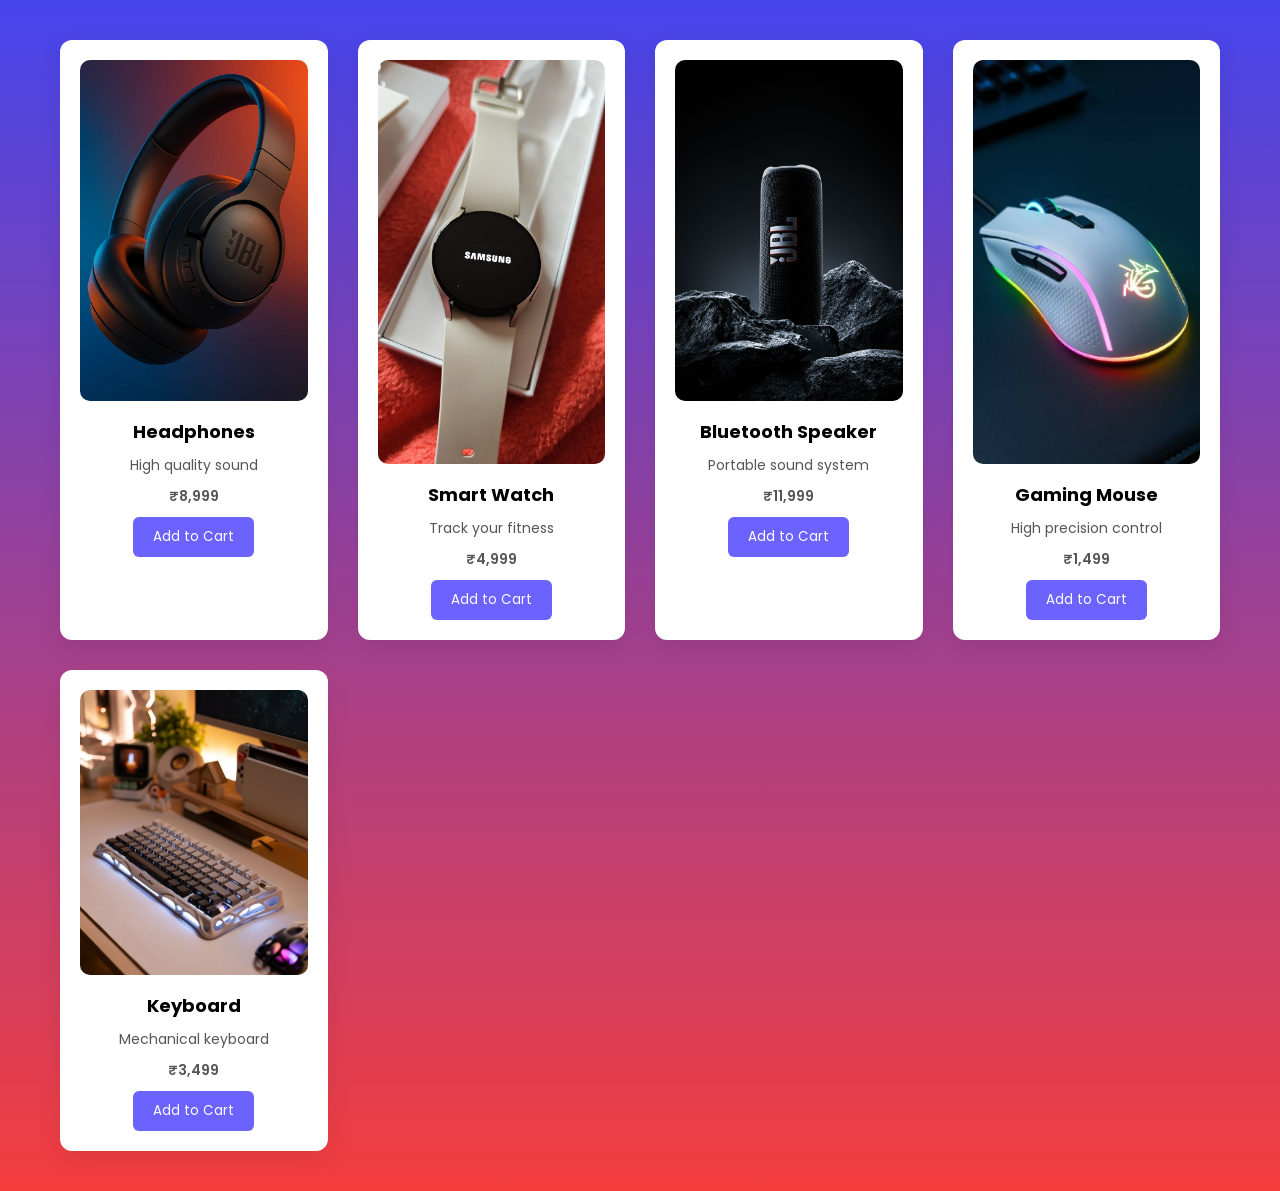
<file: task2-product-card/index.html>
<!doctype html>
<html lang="en">
  <head>
    <meta charset="UTF-8" />
    <meta name="viewport" content="width=device-width, initial-scale=1.0" />

    <title>Product Cards</title>

    <link rel="stylesheet" href="style.css" />

    <link
      href="https://fonts.googleapis.com/css2?family=Poppins:wght@300;400;600&display=swap"
      rel="stylesheet"
    />
  </head>

  <body>
    <main class="container">
      <section class="product-grid">

        <article class="product-card">
          <figure><img src="./headphone.jpg" /></figure>
          <h2>Headphones</h2>
          <p>High quality sound</p>
          <p class="price">₹8,999</p>
          <button class="btn">Add to Cart</button>
        </article>

        <article class="product-card">
          <figure><img src="./smart watch.jpg" /></figure>
          <h2>Smart Watch</h2>
          <p>Track your fitness</p>
          <p class="price">₹4,999</p>
          <button class="btn">Add to Cart</button>
        </article>

        <article class="product-card">
          <figure><img src="./bluetooh speaker.jpg" /></figure>
          <h2>Bluetooth Speaker</h2>
          <p>Portable sound system</p>
          <p class="price">₹11,999</p>
          <button class="btn">Add to Cart</button>
        </article>

        <article class="product-card">
          <figure><img src="./mouse.jpg" /></figure>
          <h2>Gaming Mouse</h2>
          <p>High precision control</p>
          <p class="price">₹1,499</p>
          <button class="btn">Add to Cart</button>
        </article>

        <article class="product-card">
          <figure><img src="./keyboard.jpg" /></figure>
          <h2>Keyboard</h2>
          <p>Mechanical keyboard</p>
          <p class="price">₹3,499</p>
          <button class="btn">Add to Cart</button>
        </article>
      </section>
    </main>
  </body>
</html>
</file>
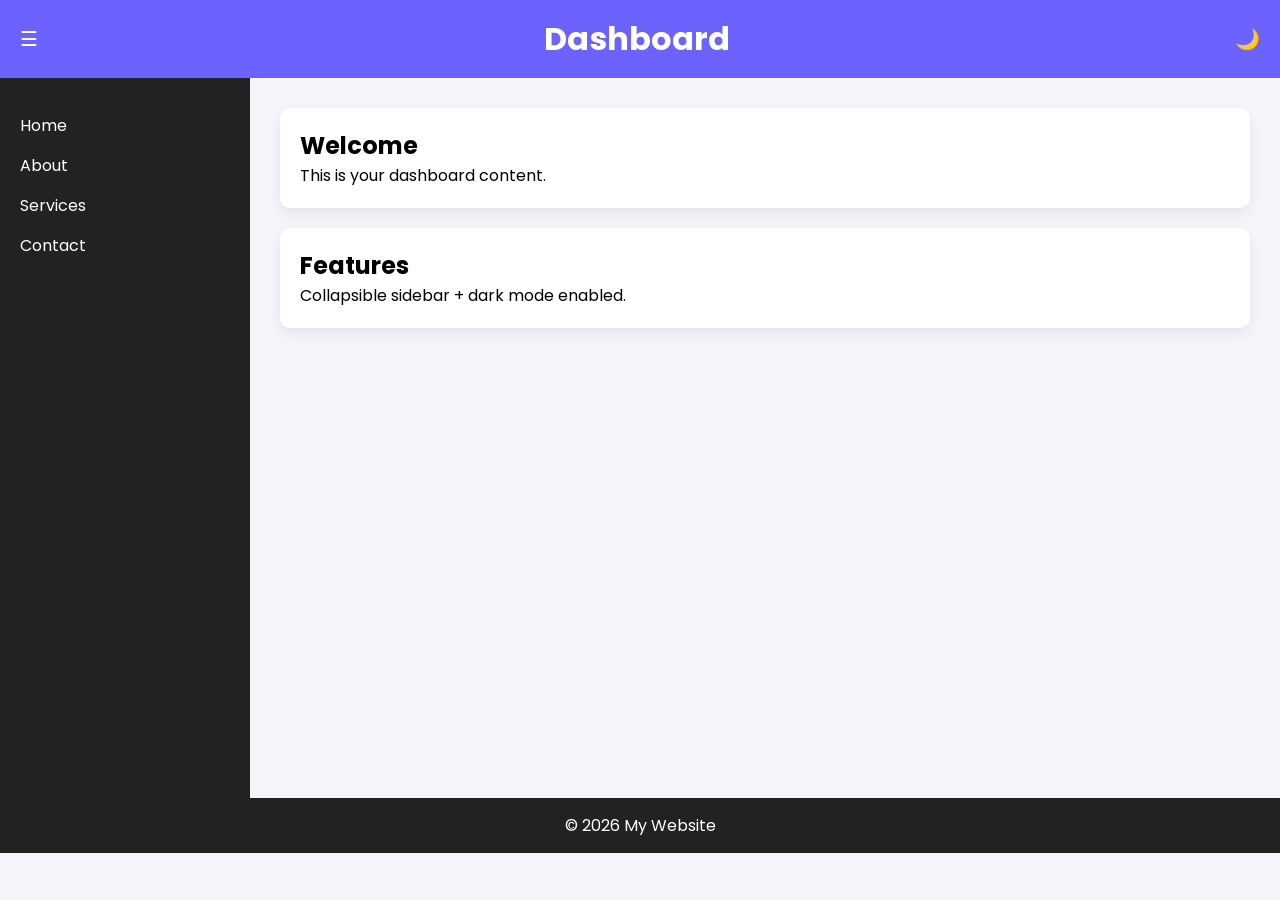
<file: task3-responsive-layout/index.html>
<!doctype html>
<html lang="en">
  <head>
    <meta charset="UTF-8" />
    <meta name="viewport" content="width=device-width, initial-scale=1.0" />

    <title>Responsive Layout</title>

    <link rel="stylesheet" href="style.css" />

    <link
      href="https://fonts.googleapis.com/css2?family=Poppins:wght@300;400;600&display=swap"
      rel="stylesheet"
    />
  </head>

  <body>
    <header class="header">
      <button id="menuBtn">☰</button>

      <h1>Dashboard</h1>

      <button id="themeBtn">🌙</button>
    </header>

    <div class="layout">
      <aside class="sidebar" id="sidebar">
        <nav>
          <ul>
            <li><a href="#">Home</a></li>
            <li><a href="#">About</a></li>
            <li><a href="#">Services</a></li>
            <li><a href="#">Contact</a></li>
          </ul>
        </nav>
      </aside>

      <main class="main-content">
        <section>
          <h2>Welcome</h2>
          <p>This is your dashboard content.</p>
        </section>

        <section>
          <h2>Features</h2>
          <p>Collapsible sidebar + dark mode enabled.</p>
        </section>
      </main>
    </div>

    <footer class="footer">
      <p>© 2026 My Website</p>
    </footer>

    <script src="script.js"></script>
  </body>
</html>
</file>
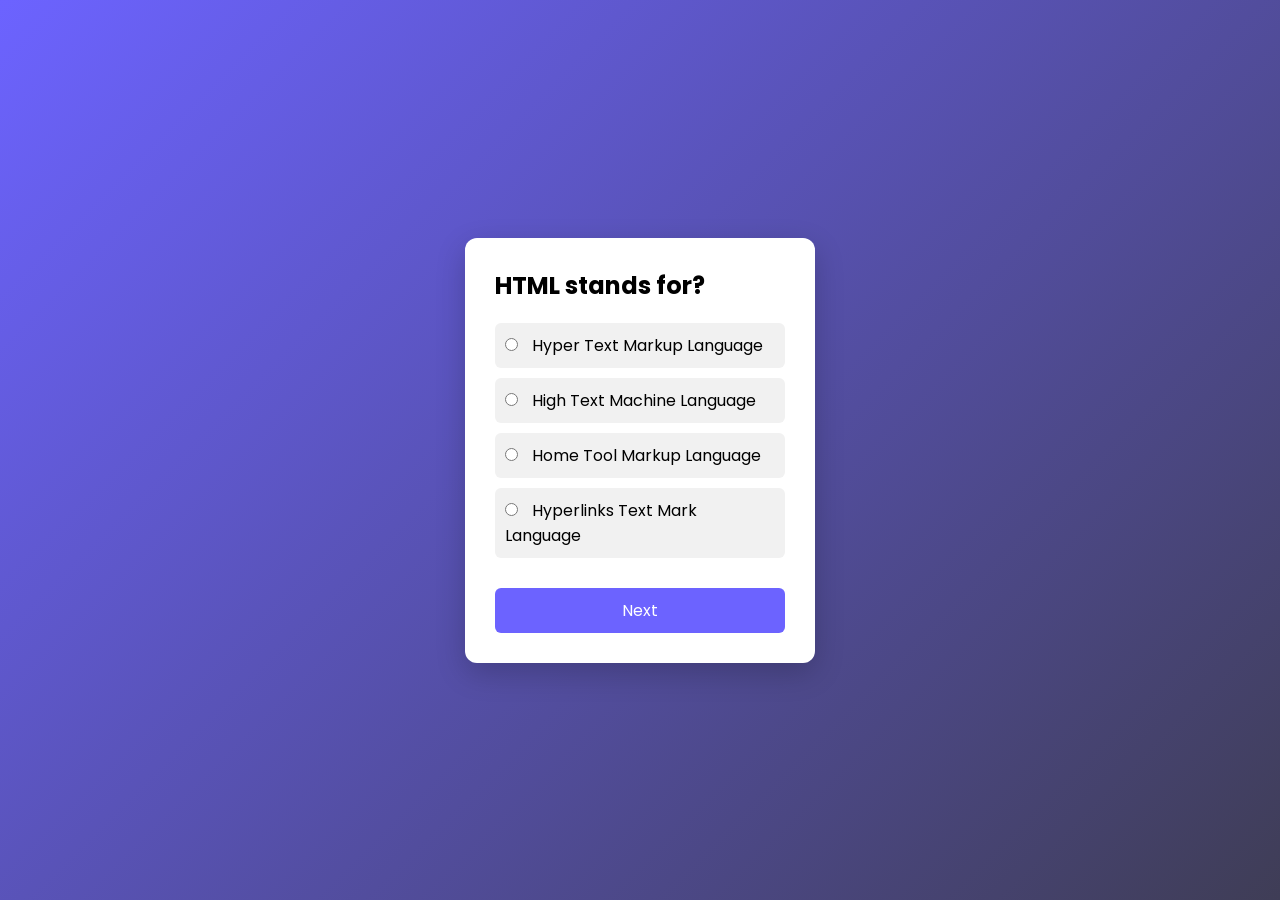
<file: task4-quiz-app/index.html>
<!doctype html>
<html lang="en">
  <head>
    <meta charset="UTF-8" />
    <meta name="viewport" content="width=device-width, initial-scale=1.0" />

    <title>Quiz App</title>

    <link rel="stylesheet" href="style.css" />

    <link
      href="https://fonts.googleapis.com/css2?family=Poppins:wght@300;400;600&display=swap"
      rel="stylesheet"
    />
  </head>

  <body>
    <main class="quiz-container show">
      <h2 id="question">Question text</h2>

      <div class="options">
        <label>
          <input type="radio" name="answer" value="0" />
          <span id="opt0"></span>
        </label>

        <label>
          <input type="radio" name="answer" value="1" />
          <span id="opt1"></span>
        </label>

        <label>
          <input type="radio" name="answer" value="2" />
          <span id="opt2"></span>
        </label>

        <label>
          <input type="radio" name="answer" value="3" />
          <span id="opt3"></span>
        </label>
      </div>

      <button id="nextBtn">Next</button>
    </main>

    <script src="script.js"></script>
  </body>
</html>
</file>
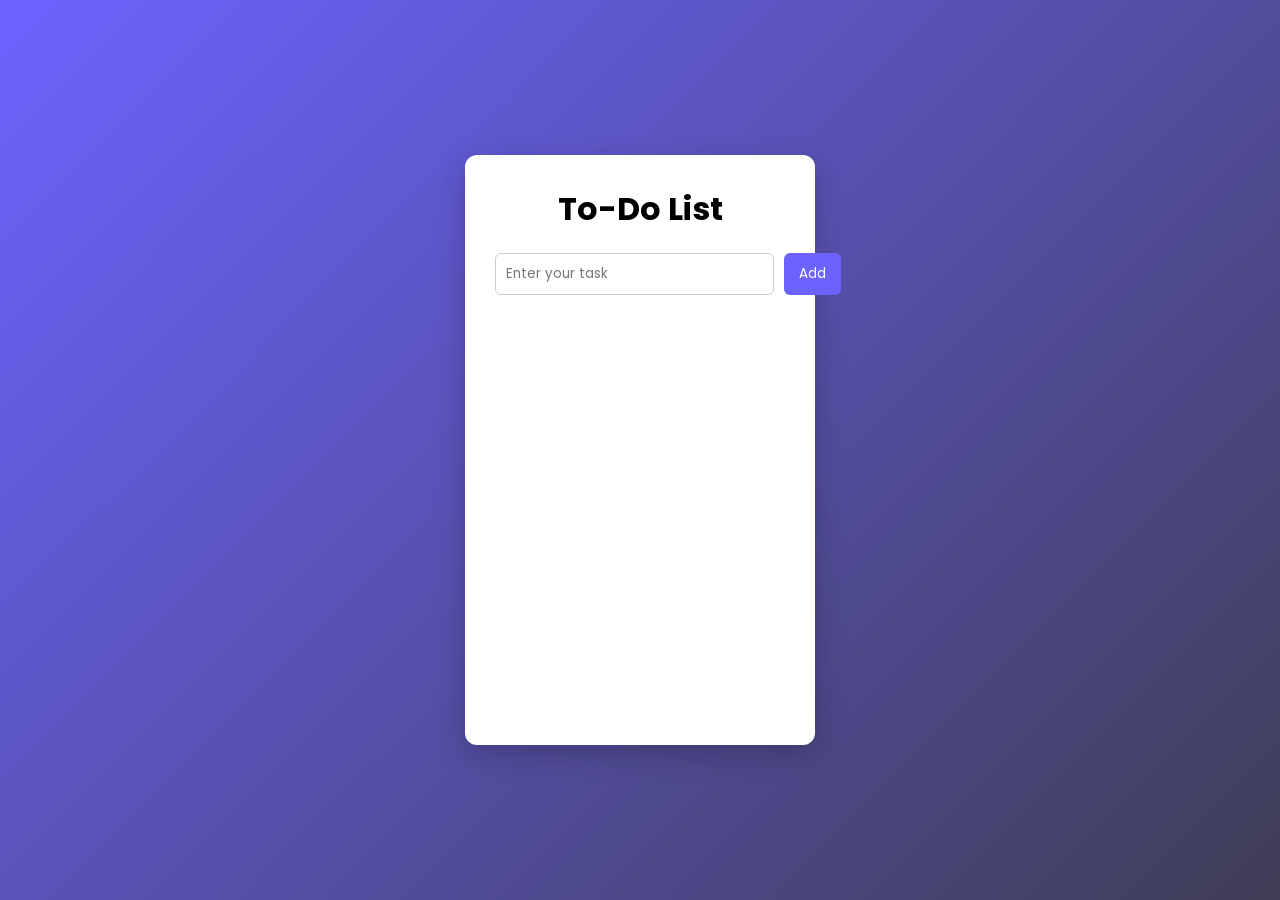
<file: task5-todo-app/index.html>
<!doctype html>
<html lang="en">
  <head>
    <meta charset="UTF-8" />
    <meta name="viewport" content="width=device-width, initial-scale=1.0" />

    <title>To Do App</title>

    <link rel="stylesheet" href="style.css" />

    <link
      href="https://fonts.googleapis.com/css2?family=Poppins:wght@300;400;600&display=swap"
      rel="stylesheet"
    />
  </head>

  <body>
    <main class="container">
      <h1>To-Do List</h1>

      <div class="input-box">
        <input type="text" id="taskInput" placeholder="Enter your task" />

        <button onclick="addTask()">Add</button>
      </div>

      <ul id="taskList"></ul>
    </main>

    <script src="script.js"></script>
  </body>
</html>
</file>
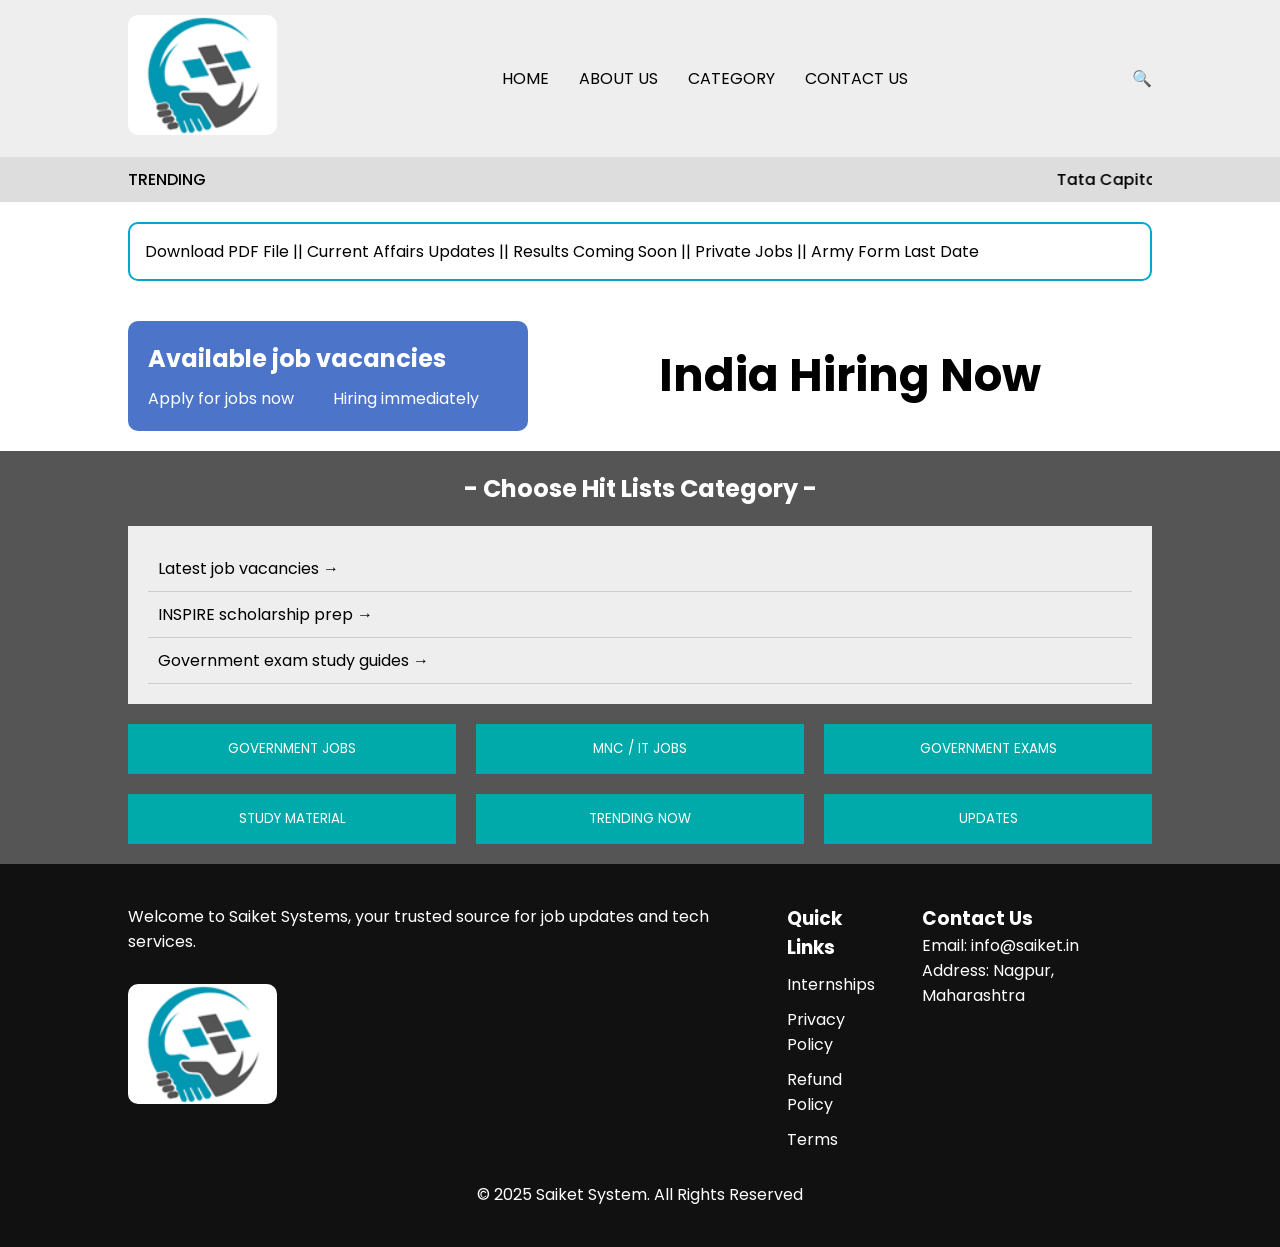
<file: task6-clone-webpage/index.html>
<!doctype html>
<html lang="en">
  <head>
    <meta charset="UTF-8" />
    <meta name="viewport" content="width=device-width, initial-scale=1.0" />

    <title>Saiket Systems Clone</title>

    <link rel="stylesheet" href="style.css" />

    <link
      href="https://fonts.googleapis.com/css2?family=Poppins:wght@300;400;600&display=swap"
      rel="stylesheet"
    />
  </head>

  <body>
    <header class="navbar">
      <div class="logo">
        <img src="./logo.png" />
      </div>

      <nav>
        <ul>
          <li>HOME</li>
          <li>ABOUT US</li>
          <li>CATEGORY</li>
          <li>CONTACT US</li>
        </ul>
      </nav>

      <div class="search">🔍</div>
    </header>

    <section class="trending">
      <span>TRENDING</span>

      <marquee>
        Tata Capital Scholarship | Results Coming Soon | Admission Open |
        Government Jobs Updates
      </marquee>
    </section>

    <section class="news-box">
      <p>
        Download PDF File || Current Affairs Updates || Results Coming Soon ||
        Private Jobs || Army Form Last Date
      </p>
    </section>

    <section class="main-content">
      <div class="left-card">
        <h2>Available job vacancies</h2>

        <div class="job-box">
          <p>Apply for jobs now</p>
          <p>Hiring immediately</p>
        </div>
      </div>

      <div class="right-content">
        <h1>India Hiring Now</h1>
      </div>
    </section>
    <section class="category">
      <h2>- Choose Hit Lists Category -</h2>

      <div class="category-box">
        <p>Latest job vacancies →</p>
        <p>INSPIRE scholarship prep →</p>
        <p>Government exam study guides →</p>
      </div>

      <div class="category-buttons">
        <button>GOVERNMENT JOBS</button>
        <button>MNC / IT JOBS</button>
        <button>GOVERNMENT EXAMS</button>
        <button>STUDY MATERIAL</button>
        <button>TRENDING NOW</button>
        <button>UPDATES</button>
      </div>
    </section>
    <footer class="footer">
      <div class="footer-container">
        <div class="footer_logo">
          <p>
            Welcome to Saiket Systems, your trusted source for job updates and
            tech services.
          </p>
          <div class="logo">
            <img src="./logo.png" />
          </div>
        </div>

        <div>
          <h3>Quick Links</h3>

          <ul>
            <li>Internships</li>
            <li>Privacy Policy</li>
            <li>Refund Policy</li>
            <li>Terms</li>
          </ul>
        </div>

        <div>
          <h3>Contact Us</h3>

          <p>Email: info@saiket.in</p>
          <p>Address: Nagpur, Maharashtra</p>
        </div>
      </div>

      <p class="copy">© 2025 Saiket System. All Rights Reserved</p>
    </footer>
  </body>
</html>
</file>
<file: task2-product-card/style.css>
* {
  margin: 0;
  padding: 0;
  box-sizing: border-box;
  font-family: "Poppins", sans-serif;
}

body {
  background: linear-gradient(rgb(69, 69, 236), rgb(244, 61, 61));
}

.container {
  max-width: 1200px;
  margin: auto;
  padding: 40px 20px;
}
.product-grid {
  display: grid;
  grid-template-columns: repeat(auto-fit, minmax(250px, 1fr));
  gap: 30px;
}
.product-card {
  background: white;
  padding: 20px;
  border-radius: 12px;
  text-align: center;
  box-shadow: 0 8px 25px rgba(0, 0, 0, 0.08);
  transition: 0.4s;
}

.product-card:hover {
  transform: translateY(-10px);
  box-shadow: 0 15px 35px rgba(0, 0, 0, 0.15);
}

.product-card img {
  width: 100%;
  border-radius: 10px;
  transition: 0.4s;
}

.product-card:hover img {
  transform: scale(1.05);
}
.product-card h2 {
  margin: 10px 0;
  font-size: 18px;
}

.product-card p {
  font-size: 14px;
  color: #555;
}
.price {
  font-size: 18px;
  color: #6c63ff;
  font-weight: 600;
  margin: 10px 0;
}
.btn {
  padding: 10px 20px;
  border: none;
  background: #6c63ff;
  color: white;
  border-radius: 6px;
  cursor: pointer;
  transition: 0.3s;
}

.btn:hover {
  background: #5148d8;
  transform: scale(1.1);
}
@media (max-width: 768px) {
  .container {
    padding: 20px;
  }
}
</file>
<file: task3-responsive-layout/style.css>
* {
  margin: 0;
  padding: 0;
  box-sizing: border-box;
  font-family: "Poppins", sans-serif;
}

body {
  background: #f4f6fb;
  transition: 0.3s;
}
.header {
  display: flex;
  justify-content: space-between;
  align-items: center;
  background: #6c63ff;
  color: white;
  padding: 15px 20px;
}

.header button {
  background: none;
  border: none;
  color: white;
  font-size: 20px;
  cursor: pointer;
}
.layout {
  display: grid;
  grid-template-columns: 250px 1fr;
  min-height: 80vh;
  transition: 0.3s;
}
.sidebar {
  background: #222;
  padding: 20px;
  transition: 0.3s;
}

.sidebar ul {
  list-style: none;
}

.sidebar li {
  margin: 15px 0;
}

.sidebar a {
  color: white;
  text-decoration: none;
}
.sidebar.collapsed {
  width: 70px;
}
.sidebar.collapsed ul li a {
  font-size: 0;
}
.main-content {
  padding: 30px;
}

.main-content section {
  background: white;
  padding: 20px;
  margin-bottom: 20px;
  border-radius: 10px;
  box-shadow: 0 5px 15px rgba(0, 0, 0, 0.08);
}
.footer {
  background: #222;
  color: white;
  text-align: center;
  padding: 15px;
}
body.dark {
  background: #121212;
  color: white;
}

body.dark .main-content section {
  background: #1e1e1e;
  color: white;
}

body.dark .sidebar {
  background: #000;
}

body.dark .footer {
  background: #000;
}

@media (max-width: 768px) {
  .layout {
    grid-template-columns: 1fr;
  }
  .sidebar {
    position: fixed;
    top: 0;
    left: -100%;
    width: 100%;
    height: 100vh;
    background: linear-gradient(rgb(74, 74, 252), rgb(250, 55, 55));
    z-index: 1000;
    transition: 0.3s ease;
    display: flex;
    justify-content: center;
  }
  .sidebar.active {
    left: 0;
  }
  .sidebar ul {
    width: 100%;
    display: flex;
    flex-direction: column;
    text-align: center;
  }
  .sidebar li {
    width: 100%;
  }

  .sidebar a {
    display: block;
    width: 100%;
    padding: 7px 20px;
    font-size: 22px;
    color: white;
    text-decoration: none;
    border-bottom: 2px solid rgba(255, 255, 255, 0.444);
    cursor: pointer;
    transition: all 0.3s linear;
  }
  .sidebar.collapsed {
    width: 100%;
  }
}
</file>
<file: task4-quiz-app/style.css>
* {
  margin: 0;
  padding: 0;
  box-sizing: border-box;
  font-family: "Poppins", sans-serif;
}

body {
  height: 100vh;
  display: flex;
  justify-content: center;
  align-items: center;
  background: linear-gradient(135deg, #6c63ff, #3f3d56);
}

.quiz-container.show {
  opacity: 1;
  transform: translateY(0);
}

.quiz-container {
  background: white;
  padding: 30px;
  width: 350px;
  border-radius: 12px;
  box-shadow: 0 10px 30px rgba(0, 0, 0, 0.2);
  animation: fadeUp 0.8s ease;
  opacity: 0;
  transform: translateY(20px);
  transition: 0.4s ease;
}

h2 {
  margin-bottom: 20px;
}

.options label {
  display: block;
  margin-bottom: 10px;
  padding: 10px;
  border-radius: 6px;
  background: #f1f1f1;
  cursor: pointer;
  transition: 0.3s;
}

.options label:hover {
  background: #ddd;
}

input {
  margin-right: 10px;
}

button {
  width: 100%;
  padding: 10px;
  margin-top: 20px;
  border: none;
  background: #6c63ff;
  color: white;
  font-size: 16px;
  border-radius: 6px;
  cursor: pointer;
  transition: 0.3s;
}

button:hover {
  background: #5148d8;
}

@keyframes fadeUp {
  from {
    opacity: 0;
    transform: translateY(30px);
  }
  to {
    opacity: 1;
    transform: translateY(0);
  }
}
</file>
<file: task5-todo-app/style.css>
* {
  margin: 0;
  padding: 0;
  box-sizing: border-box;
  font-family: "Poppins", sans-serif;
}

body {
  height: 100vh;
  display: flex;
  justify-content: center;
  align-items: center;
  background: linear-gradient(135deg, #6c63ff, #3f3d56);
}

/* container */

.container {
  background: white;
  padding: 30px;
  border-radius: 12px;
  width: 350px;
  box-shadow: 0 10px 30px rgba(0, 0, 0, 0.2);
  text-align: center;
  animation: fadeUp 0.8s ease;
}

h1 {
  margin-bottom: 20px;
}

/* input */

.input-box {
  display: flex;
  gap: 10px;
}

input {
  flex: 1;
  padding: 10px;
  border: 1px solid #ccc;
  border-radius: 6px;
}

button {
  padding: 10px 15px;
  border: none;
  background: #6c63ff;
  color: white;
  border-radius: 6px;
  cursor: pointer;
  transition: 0.3s;
}

button:hover {
  background: #5148d8;
}

/* list */

ul {
  height: 400px;
  width: 290px;
  padding: 10px;
  margin-top: 20px;
  list-style: none;
  overflow: auto;
}

li {
  background: #f1f1f1;
  padding: 10px;
  margin-bottom: 10px;
  border-radius: 6px;
  display: flex;
  justify-content: space-between;
  align-items: center;
  cursor: pointer;
  transition: 0.3s;
}

/* completed */

li.completed {
  text-decoration: line-through;
  color: #888;
  background: #ddd;
}

/* delete button */

.delete {
  background: red;
  border: none;
  color: white;
  padding: 5px 10px;
  border-radius: 5px;
  cursor: pointer;
}

/* animation */

@keyframes fadeUp {
  from {
    opacity: 0;
    transform: translateY(30px);
  }
  to {
    opacity: 1;
    transform: translateY(0);
  }
}
</file>
<file: task6-clone-webpage/style.css>
* {
  margin: 0;
  padding: 0;
  box-sizing: border-box;
  font-family: "Poppins", sans-serif;
}
.navbar {
  display: flex;
  justify-content: space-between;
  align-items: center;
  padding: 15px 10%;
  background: #eee;
  box-shadow: 0 2px 10px rgba(0, 0, 0, 0.1);
}
.navbar ul {
  display: flex;
  gap: 30px;
  list-style: none;
}
.navbar li {
  cursor: pointer;
}

.logo img{
    border-radius: 10px;
}
.trending {
  display: flex;
  gap: 20px;
  padding: 10px 10%;
  background: #ddd;
  font-weight: 500;
}
.news-box {
  margin: 20px 10%;
  padding: 15px;
  border: 2px solid #00a8cc;
  border-radius: 10px;
}
.main-content {
  display: flex;
  gap: 20px;
  padding: 20px 10%;
}

.left-card {
  background: #4c74c9;
  color: white;
  padding: 20px;
  width: 400px;
  border-radius: 10px;
}

.job-box {
  display: grid;
  grid-template-columns: 1fr 1fr;
  gap: 10px;
  margin-top: 10px;
}

.right-content {
  flex: 1;
  display: flex;
  justify-content: center;
  align-items: center;
  font-size: 30px;
}
.category {
  padding: 20px 10%;
  background: #555;
  color: white;
}

.category h2 {
  text-align: center;
  margin-bottom: 20px;
}

.category-box {
  background: #eee;
  color: black;
  padding: 20px;
  margin-bottom: 20px;
}

.category-box p {
  padding: 10px;
  border-bottom: 1px solid #ccc;
}

.category-buttons {
  display: grid;
  grid-template-columns: repeat(3, 1fr);
  gap: 20px;
}

.category-buttons button {
  padding: 15px;
  background: #0aa;
  color: white;
  border: none;
  cursor: pointer;
}

.footer {
  background: #111;
  color: white;
  padding: 40px 10%;
}

.footer_logo{
    display: flex;
    flex-direction: column;
    gap: 30px;
}

.footer-container {
  display: flex;
  justify-content: space-between;
  gap: 30px;
}

.footer ul {
  list-style: none;
}

.footer li {
  margin: 10px 0;
}

.copy {
  text-align: center;
  margin-top: 20px;
}


@media (max-width: 768px) {
  .navbar {
    flex-direction: column;
    gap: 10px;
  }

  .main-content {
    flex-direction: column;
  }

  .category-buttons {
    grid-template-columns: 1fr;
  }

  .footer-container {
    flex-direction: column;
  }
}
</file>
